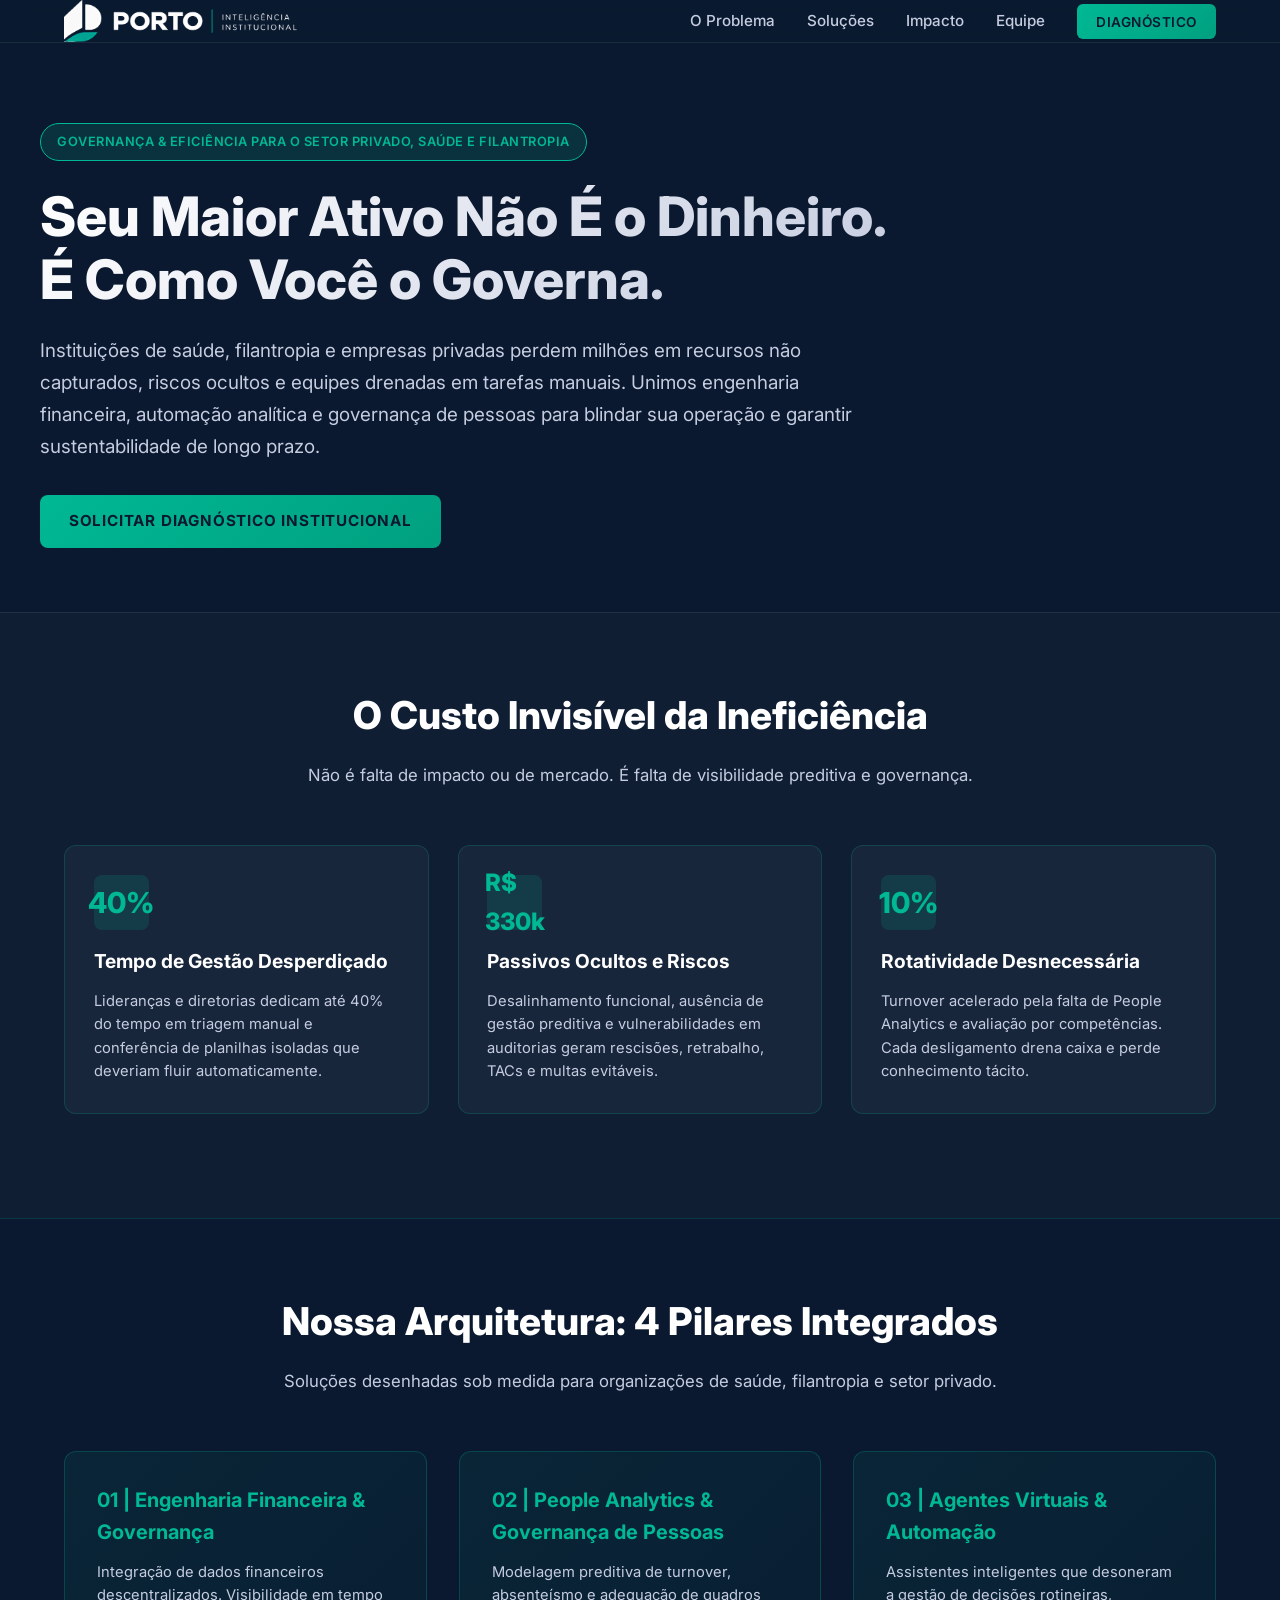
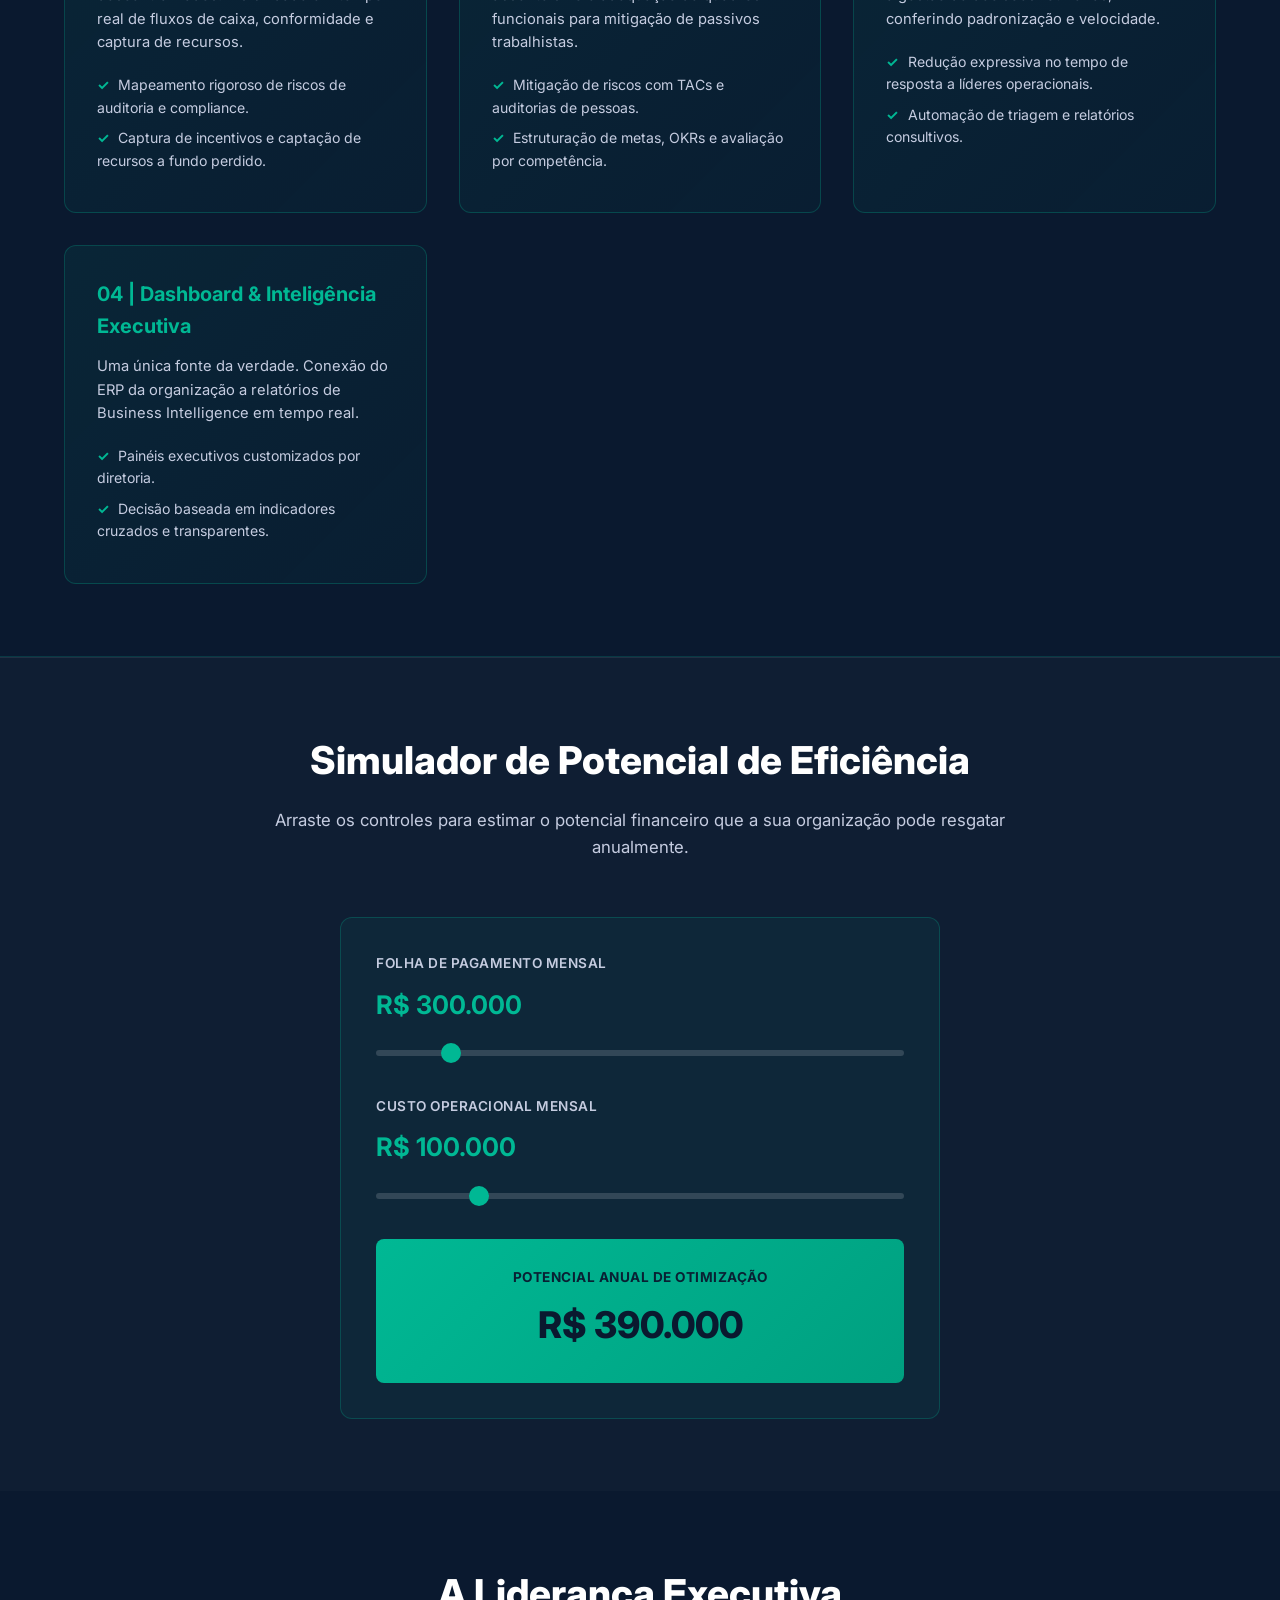
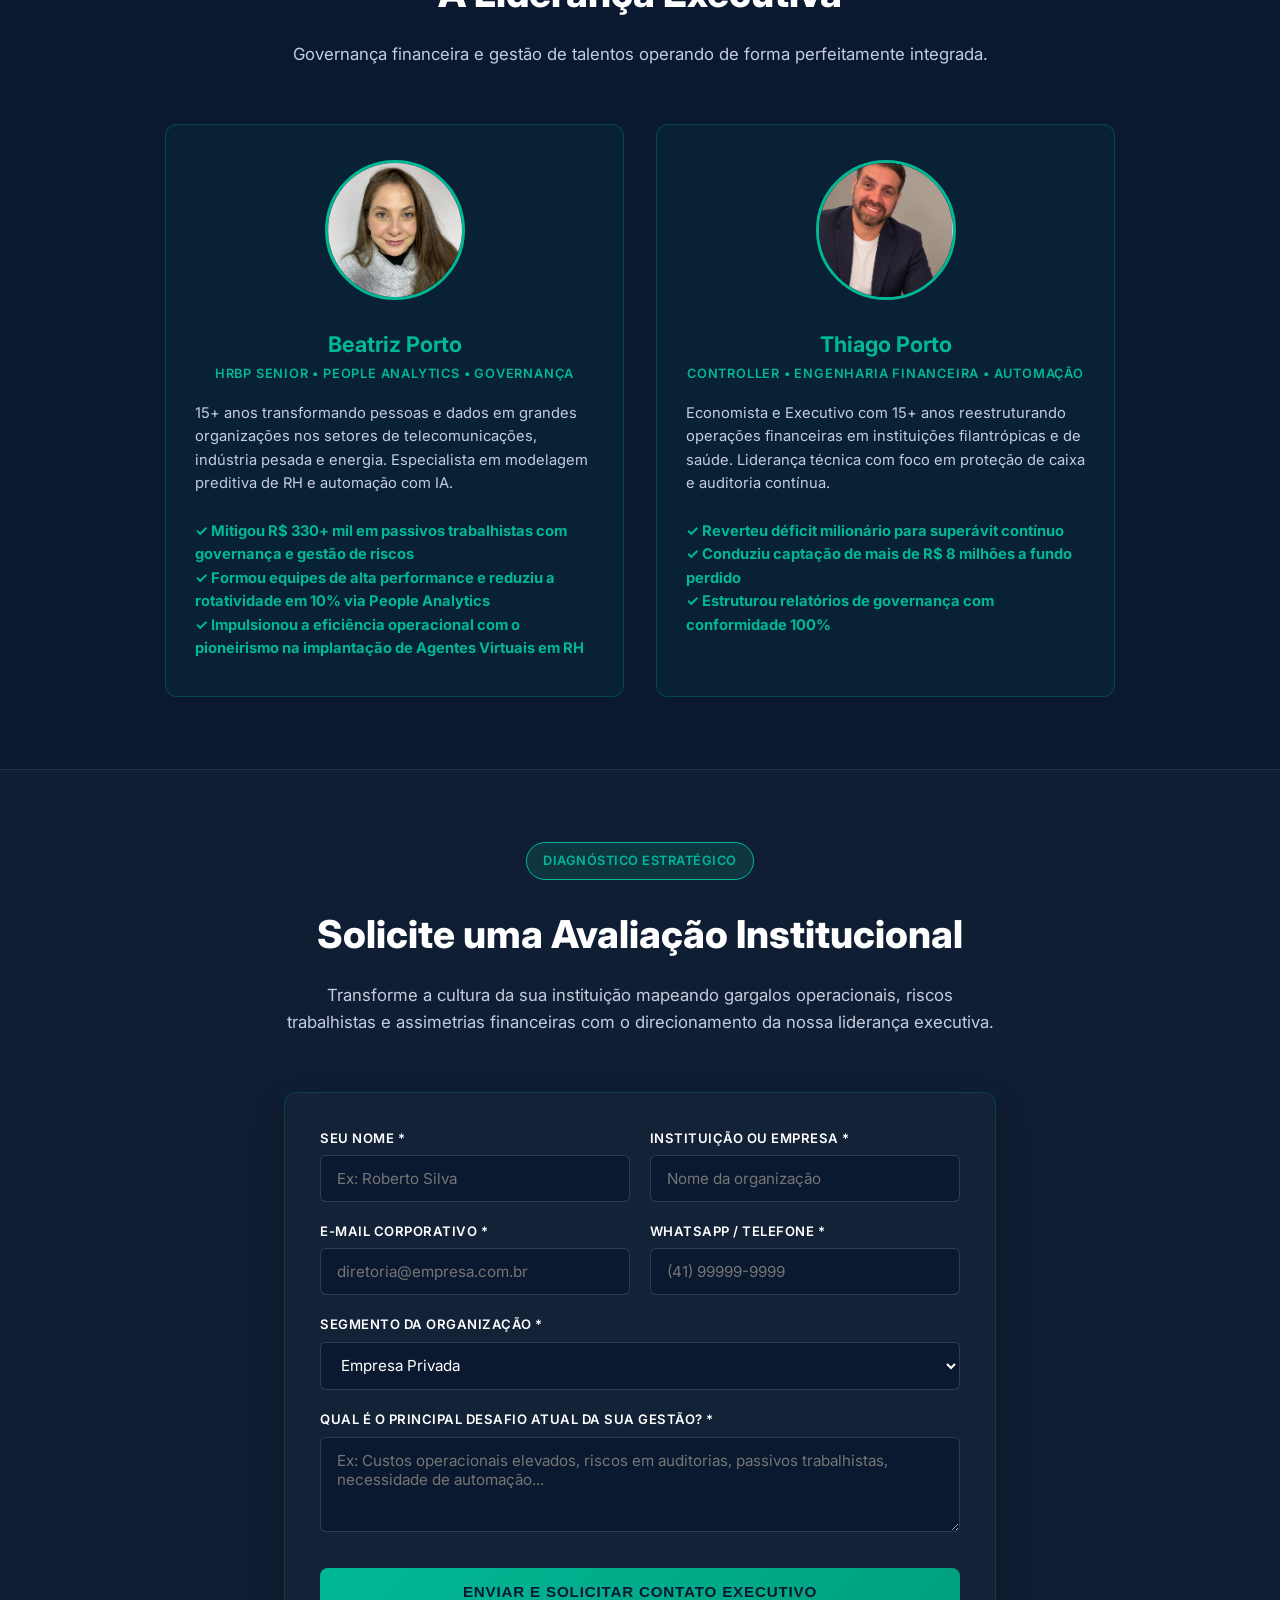
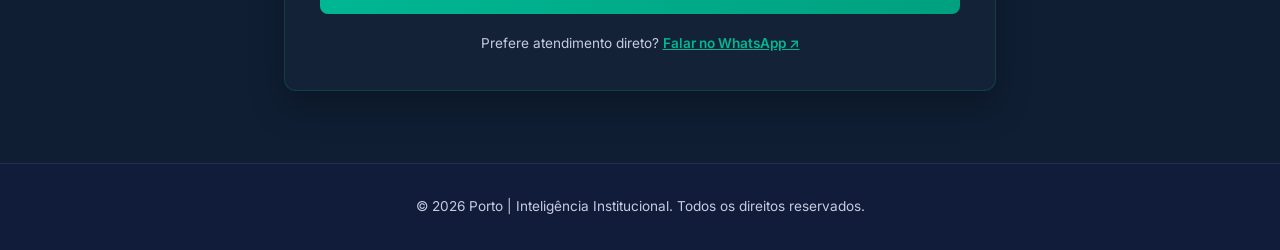
<file: index.html>
﻿<!DOCTYPE html>
<html lang="pt-BR">
<head>
    <meta charset="UTF-8">
    <meta name="viewport" content="width=device-width, initial-scale=1.0">
    <meta name="description" content="Porto | Inteligência Institucional. Engenharia financeira, governança e People Analytics para o setor privado, saúde e filantropia.">
    <title>Porto | Inteligência Institucional</title>
    <link rel="preconnect" href="https://fonts.googleapis.com">
    <link rel="preconnect" href="https://fonts.gstatic.com" crossorigin>
    <link href="https://fonts.googleapis.com/css2?family=Inter:wght@300;400;500;600;700;800&display=swap" rel="stylesheet">
    
    <style>
        :root {
            --brand-primary: #00B894;
            --brand-dark: #0A192F;
            --brand-slate: #8892B0;
            --brand-light: #F5F7FA;
            --status-success: #26D07C;
            --text-primary: #FFFFFF;
            --text-secondary: #C5CCE0;
            --bg-primary: #0A192F;
            --bg-secondary: #111C3B;
        }

        * {
            margin: 0;
            padding: 0;
            box-sizing: border-box;
        }

        html {
            scroll-behavior: smooth;
        }

        body {
            font-family: 'Inter', -apple-system, BlinkMacSystemFont, 'Segoe UI', sans-serif;
            background-color: var(--bg-primary);
            color: var(--text-primary);
            line-height: 1.6;
            overflow-x: hidden;
            width: 100%;
        }

        .container {
            max-width: 1200px;
            margin: 0 auto;
            padding: 0 1.5rem;
        }

        /* HEADER & NAVEGAÇÃO */
        header {
            background-color: rgba(10, 25, 47, 0.96);
            border-bottom: 1px solid rgba(255, 255, 255, 0.08);
            position: sticky;
            top: 0;
            z-index: 1000;
            backdrop-filter: blur(10px);
        }

        header nav {
            display: flex;
            justify-content: space-between;
            align-items: center;
            padding: 1.2rem 0;
            position: relative;
        }

        .logo-link {
            display: flex;
            align-items: center;
            gap: 8px;
            text-decoration: none;
            z-index: 1001;
        }

        .logo-link .nome {
            font-size: 1.5rem;
            font-weight: 800;
            color: var(--text-primary);
            letter-spacing: -0.5px;
        }

        .logo-link .divider {
            color: var(--brand-primary);
            font-size: 1.6rem;
            font-weight: 300;
        }

        .logo-link .subtext {
            font-size: 0.7rem;
            font-weight: 500;
            color: var(--brand-slate);
            letter-spacing: 1.5px;
            text-transform: uppercase;
            line-height: 1.1;
        }

                .logo-img {
            height: 42px;
            width: auto;
            max-width: 260px;
            object-fit: contain;
            display: block;
            transition: transform 0.3s ease;
        }

        .logo-img:hover {
            transform: scale(1.02);
        }

        /* Menu Hamburguer (Mobile) */
        .menu-toggle {
            display: none;
            flex-direction: column;
            gap: 5px;
            cursor: pointer;
            background: none;
            border: none;
            padding: 5px;
            z-index: 1001;
        }

        .menu-toggle span {
            width: 25px;
            height: 3px;
            background-color: var(--brand-primary);
            border-radius: 2px;
            transition: all 0.3s ease;
        }

        header ul {
            display: flex;
            list-style: none;
            gap: 2rem;
            align-items: center;
        }

        header a {
            color: var(--text-secondary);
            text-decoration: none;
            font-weight: 500;
            font-size: 0.95rem;
            transition: color 0.3s ease;
        }

        header a:hover {
            color: var(--brand-primary);
        }

        .btn-nav {
            background: linear-gradient(135deg, var(--brand-primary) 0%, #00A080 100%);
            color: var(--bg-primary) !important;
            padding: 0.6rem 1.2rem;
            border-radius: 6px;
            font-weight: 600;
            text-transform: uppercase;
            letter-spacing: 0.5px;
            font-size: 0.85rem;
            transition: all 0.3s ease;
            white-space: nowrap;
        }

        /* HERO SECTION */
        .hero {
            padding: 5rem 0 4rem 0;
            text-align: left;
        }

        .hero-content {
            max-width: 850px;
        }

        .badge {
            display: inline-block;
            background: rgba(0, 184, 148, 0.15);
            border: 1px solid var(--brand-primary);
            color: var(--brand-primary);
            padding: 0.5rem 1rem;
            border-radius: 20px;
            font-size: 0.8rem;
            font-weight: 600;
            letter-spacing: 0.5px;
            text-transform: uppercase;
            margin-bottom: 1.5rem;
        }

        .hero h1 {
            font-size: clamp(2.1rem, 5vw, 3.4rem);
            font-weight: 800;
            line-height: 1.15;
            margin-bottom: 1.5rem;
            background: linear-gradient(135deg, #FFFFFF 0%, #C5CCE0 100%);
            -webkit-background-clip: text;
            -webkit-text-fill-color: transparent;
            background-clip: text;
        }

        .hero p {
            font-size: clamp(1rem, 2.5vw, 1.18rem);
            line-height: 1.7;
            color: var(--text-secondary);
            margin-bottom: 2rem;
        }

        .hero-actions {
            display: flex;
            gap: 1rem;
            flex-wrap: wrap;
        }

        .btn-primary {
            background: linear-gradient(135deg, var(--brand-primary) 0%, #00A080 100%);
            color: var(--bg-primary);
            padding: 0.9rem 1.8rem;
            border-radius: 8px;
            border: none;
            font-weight: 700;
            font-size: 0.95rem;
            text-transform: uppercase;
            letter-spacing: 0.8px;
            cursor: pointer;
            transition: all 0.3s ease;
            text-decoration: none;
            display: inline-flex;
            align-items: center;
            justify-content: center;
            text-align: center;
        }

        .btn-primary:hover {
            transform: translateY(-2px);
            box-shadow: 0 12px 30px rgba(0, 184, 148, 0.3);
        }

        /* SEÇÕES & GRIDS */
        section {
            padding: 4.5rem 0;
        }

        .section-light {
            background: rgba(255, 255, 255, 0.02);
            border-top: 1px solid rgba(255, 255, 255, 0.08);
        }

        .section-dark {
            background: var(--bg-primary);
        }

        .section-dark-divider {
            border-top: 1px solid rgba(0, 184, 148, 0.2);
            border-bottom: 1px solid rgba(0, 184, 148, 0.2);
        }

        .section-header {
            text-align: center;
            margin-bottom: 3.5rem;
            max-width: 750px;
            margin-left: auto;
            margin-right: auto;
        }

        .section-header h2 {
            font-size: clamp(1.8rem, 4vw, 2.4rem);
            font-weight: 800;
            margin-bottom: 1rem;
            color: var(--text-primary);
        }

        .section-header p {
            font-size: 1.05rem;
            color: var(--text-secondary);
            line-height: 1.6;
        }

        .grid-3 {
            display: grid;
            grid-template-columns: repeat(auto-fit, minmax(280px, 1fr));
            gap: 1.8rem;
            margin-bottom: 2rem;
        }

        .grid-2 {
            display: grid;
            grid-template-columns: repeat(auto-fit, minmax(300px, 1fr));
            gap: 2rem;
        }

        /* CARDS */
        .card-risco {
            background: rgba(255, 255, 255, 0.04);
            border: 1px solid rgba(0, 184, 148, 0.2);
            border-radius: 12px;
            padding: 1.8rem;
            transition: all 0.3s ease;
        }

        .card-risco:hover {
            border-color: var(--brand-primary);
            transform: translateY(-3px);
        }

        .icon-box {
            font-size: 1.8rem;
            font-weight: 800;
            color: var(--brand-primary);
            margin-bottom: 1rem;
            background: rgba(0, 184, 148, 0.15);
            width: 55px;
            height: 55px;
            display: flex;
            align-items: center;
            justify-content: center;
            border-radius: 8px;
        }

        .card-risco h3 {
            font-size: 1.2rem;
            font-weight: 700;
            margin-bottom: 0.8rem;
            color: var(--text-primary);
        }

        .card-risco p {
            font-size: 0.92rem;
            color: var(--text-secondary);
            line-height: 1.6;
        }

        .card-solucao {
            background: linear-gradient(135deg, rgba(0, 184, 148, 0.08) 0%, rgba(0, 184, 148, 0.03) 100%);
            border: 1px solid rgba(0, 184, 148, 0.25);
            border-radius: 12px;
            padding: 2rem;
            transition: all 0.3s ease;
        }

        .card-solucao h3 {
            font-size: 1.25rem;
            font-weight: 700;
            margin-bottom: 0.8rem;
            color: var(--brand-primary);
        }

        .card-solucao p {
            font-size: 0.92rem;
            color: var(--text-secondary);
            line-height: 1.6;
            margin-bottom: 1.2rem;
        }

        .check-list {
            list-style: none;
        }

        .check-list li {
            font-size: 0.88rem;
            margin-bottom: 0.5rem;
            color: var(--text-secondary);
        }

        .check-list li::before {
            content: "✓ ";
            color: var(--brand-primary);
            font-weight: 700;
            margin-right: 0.4rem;
        }

        /* CALCULADORA */
        .calc-container {
            background: rgba(0, 184, 148, 0.06);
            border: 1px solid rgba(0, 184, 148, 0.25);
            border-radius: 12px;
            padding: 2.2rem;
            max-width: 600px;
            margin: 0 auto;
        }

        .calc-field {
            margin-bottom: 2rem;
        }

        .calc-label {
            font-size: 0.85rem;
            font-weight: 600;
            color: var(--text-secondary);
            margin-bottom: 0.6rem;
            display: block;
            text-transform: uppercase;
            letter-spacing: 0.5px;
        }

        .calc-value {
            font-size: 1.6rem;
            font-weight: 700;
            color: var(--brand-primary);
            margin-bottom: 0.8rem;
        }

        input[type="range"] {
            width: 100%;
            height: 6px;
            border-radius: 3px;
            background: rgba(255, 255, 255, 0.15);
            outline: none;
            -webkit-appearance: none;
        }

        input[type="range"]::-webkit-slider-thumb {
            -webkit-appearance: none;
            appearance: none;
            width: 20px;
            height: 20px;
            border-radius: 50%;
            background: var(--brand-primary);
            cursor: pointer;
        }

        .calc-total {
            background: linear-gradient(135deg, var(--brand-primary) 0%, #00A080 100%);
            color: var(--bg-primary);
            padding: 1.8rem;
            border-radius: 8px;
            text-align: center;
            margin-top: 1.5rem;
        }

        .calc-total-label {
            font-size: 0.85rem;
            font-weight: 700;
            text-transform: uppercase;
            letter-spacing: 0.5px;
            opacity: 0.95;
            margin-bottom: 0.4rem;
        }

        .calc-total-value {
            font-size: clamp(1.8rem, 4vw, 2.3rem);
            font-weight: 800;
        }

        /* CARDS AUTORIDADE */
        .card-autoridade {
            background: rgba(0, 184, 148, 0.05);
            border: 1px solid rgba(0, 184, 148, 0.25);
            border-radius: 12px;
            padding: 2.2rem 1.8rem;
            text-align: center;
            width: 100%;
        }

        .card-autoridade img {
            width: 140px;
            height: 140px;
            border-radius: 50%;
            border: 3px solid var(--brand-primary);
            object-fit: cover;
            margin-bottom: 1.2rem;
            display: inline-block;
        }

        .card-autoridade h3 {
            font-size: 1.35rem;
            color: var(--brand-primary);
            margin-bottom: 0.3rem;
        }

        .card-autoridade .titulo {
            color: var(--brand-primary);
            font-weight: 600;
            font-size: 0.8rem;
            text-transform: uppercase;
            letter-spacing: 0.8px;
            margin-bottom: 1.2rem;
            line-height: 1.3;
        }

        .card-autoridade p {
            text-align: left;
            font-size: 0.92rem;
            line-height: 1.6;
            color: var(--text-secondary);
        }

        /* FORMULÁRIO */
        form {
            background: rgba(255, 255, 255, 0.02);
            border: 1px solid rgba(0, 184, 148, 0.2);
            border-radius: 12px;
            padding: 2.2rem;
            box-shadow: 0 15px 35px rgba(0,0,0,0.25);
        }

        .form-grid {
            display: grid;
            grid-template-columns: 1fr 1fr;
            gap: 1.2rem;
            margin-bottom: 1.2rem;
        }

        label {
            display: block;
            color: var(--text-primary);
            font-size: 0.82rem;
            margin-bottom: 0.4rem;
            font-weight: 600;
            text-transform: uppercase;
            letter-spacing: 0.5px;
        }

        input[type="text"],
        input[type="email"],
        input[type="tel"],
        select,
        textarea {
            width: 100%;
            padding: 0.8rem 1rem;
            border-radius: 6px;
            border: 1px solid rgba(255, 255, 255, 0.15);
            background: #0A192F;
            color: var(--text-primary);
            font-size: 0.95rem;
            font-family: inherit;
        }

        input:focus, select:focus, textarea:focus {
            border-color: var(--brand-primary);
            outline: none;
            box-shadow: 0 0 0 2px rgba(0, 184, 148, 0.2);
        }

        select option {
            background: #0A192F;
            color: #FFF;
        }

        textarea {
            resize: vertical;
            min-height: 95px;
        }

        /* FOOTER */
        footer {
            background: var(--bg-secondary);
            border-top: 1px solid rgba(255, 255, 255, 0.08);
            padding: 2rem 0;
            text-align: center;
            color: var(--text-secondary);
            font-size: 0.85rem;
        }

        /* REGRAS RESPONSIVAS (MOBILE & TABLET) */
        @media (max-width: 900px) {
            .grid-2 {
                grid-template-columns: 1fr;
            }
        }

        @media (max-width: 768px) {
            .menu-toggle {
                display: flex;
            }

            header ul {
                display: none;
                flex-direction: column;
                position: absolute;
                top: 100%;
                left: 0;
                width: 100%;
                background-color: #0A192F;
                border-bottom: 1px solid rgba(0, 184, 148, 0.3);
                padding: 1.5rem;
                gap: 1.2rem;
                box-shadow: 0 10px 20px rgba(0,0,0,0.5);
            }

            header ul.active {
                display: flex;
            }

            .hero {
                padding: 3.5rem 0 2.5rem 0;
            }

            .hero-actions .btn-primary {
                width: 100%;
            }

            .form-grid {
                grid-template-columns: 1fr;
                gap: 1rem;
            }

            form {
                padding: 1.5rem 1.2rem;
            }

            .calc-container {
                padding: 1.5rem 1.2rem;
            }

            .card-autoridade {
                padding: 1.8rem 1.2rem;
            }

            .container {
                padding: 0 1.2rem;
            }
        }
    </style>
</head>
<body>
    <header>
        <nav class="container">
            <a href="#" class="logo-link">
                <img src="logosite.png?v=2" alt="Porto | Inteligência Institucional" class="logo-img">
            </a>

            <button class="menu-toggle" id="mobile-menu" aria-label="Abrir Menu">
                <span></span>
                <span></span>
                <span></span>
            </button>

            <ul id="nav-list">
                <li><a href="#problema">O Problema</a></li>
                <li><a href="#solucoes">Soluções</a></li>
                <li><a href="#impacto">Impacto</a></li>
                <li><a href="#equipe">Equipe</a></li>
                <li><a href="#contato" class="btn-nav">Diagnóstico</a></li>
            </ul>
        </nav>
    </header>

    <main>
        <!-- HERO SECTION -->
        <div class="hero container">
            <div class="hero-content">
                <span class="badge">Governança & Eficiência para o Setor Privado, Saúde e Filantropia</span>
                <h1>Seu Maior Ativo Não É o Dinheiro.<br>É Como Você o Governa.</h1>
                <p>Instituições de saúde, filantropia e empresas privadas perdem milhões em recursos não capturados, riscos ocultos e equipes drenadas em tarefas manuais. Unimos engenharia financeira, automação analítica e governança de pessoas para blindar sua operação e garantir sustentabilidade de longo prazo.</p>
                <div class="hero-actions">
                    <a href="#contato" class="btn-primary">Solicitar Diagnóstico Institucional</a>
                </div>
            </div>
        </div>

        <!-- SEÇÃO 1: O PROBLEMA -->
        <section id="problema" class="section-light">
            <div class="container">
                <div class="section-header">
                    <h2>O Custo Invisível da Ineficiência</h2>
                    <p>Não é falta de impacto ou de mercado. É falta de visibilidade preditiva e governança.</p>
                </div>
                
                <div class="grid-3">
                    <div class="card-risco">
                        <div class="icon-box">40%</div>
                        <h3>Tempo de Gestão Desperdiçado</h3>
                        <p>Lideranças e diretorias dedicam até 40% do tempo em triagem manual e conferência de planilhas isoladas que deveriam fluir automaticamente.</p>
                    </div>
                    <div class="card-risco">
                        <div class="icon-box" style="font-size: 1.5rem;">R$ 330k</div>
                        <h3>Passivos Ocultos e Riscos</h3>
                        <p>Desalinhamento funcional, ausência de gestão preditiva e vulnerabilidades em auditorias geram rescisões, retrabalho, TACs e multas evitáveis.</p>
                    </div>
                    <div class="card-risco">
                        <div class="icon-box">10%</div>
                        <h3>Rotatividade Desnecessária</h3>
                        <p>Turnover acelerado pela falta de People Analytics e avaliação por competências. Cada desligamento drena caixa e perde conhecimento tácito.</p>
                    </div>
                </div>
            </div>
        </section>

        <!-- SEÇÃO 2: SOLUÇÕES -->
        <section id="solucoes" class="section-dark section-dark-divider">
            <div class="container">
                <div class="section-header">
                    <h2>Nossa Arquitetura: 4 Pilares Integrados</h2>
                    <p>Soluções desenhadas sob medida para organizações de saúde, filantropia e setor privado.</p>
                </div>

                <div class="grid-2">
                    <div class="card-solucao">
                        <h3>01 | Engenharia Financeira & Governança</h3>
                        <p>Integração de dados financeiros descentralizados. Visibilidade em tempo real de fluxos de caixa, conformidade e captura de recursos.</p>
                        <ul class="check-list">
                            <li>Mapeamento rigoroso de riscos de auditoria e compliance.</li>
                            <li>Captura de incentivos e captação de recursos a fundo perdido.</li>
                        </ul>
                    </div>

                    <div class="card-solucao">
                        <h3>02 | People Analytics & Governança de Pessoas</h3>
                        <p>Modelagem preditiva de turnover, absenteísmo e adequação de quadros funcionais para mitigação de passivos trabalhistas.</p>
                        <ul class="check-list">
                            <li>Mitigação de riscos com TACs e auditorias de pessoas.</li>
                            <li>Estruturação de metas, OKRs e avaliação por competência.</li>
                        </ul>
                    </div>

                    <div class="card-solucao">
                        <h3>03 | Agentes Virtuais & Automação</h3>
                        <p>Assistentes inteligentes que desoneram a gestão de decisões rotineiras, conferindo padronização e velocidade.</p>
                        <ul class="check-list">
                            <li>Redução expressiva no tempo de resposta a líderes operacionais.</li>
                            <li>Automação de triagem e relatórios consultivos.</li>
                        </ul>
                    </div>

                    <div class="card-solucao">
                        <h3>04 | Dashboard & Inteligência Executiva</h3>
                        <p>Uma única fonte da verdade. Conexão do ERP da organização a relatórios de Business Intelligence em tempo real.</p>
                        <ul class="check-list">
                            <li>Painéis executivos customizados por diretoria.</li>
                            <li>Decisão baseada em indicadores cruzados e transparentes.</li>
                        </ul>
                    </div>
                </div>
            </div>
        </section>

        <!-- SEÇÃO 3: CALCULADORA -->
        <section id="impacto" class="section-light">
            <div class="container">
                <div class="section-header">
                    <h2>Simulador de Potencial de Eficiência</h2>
                    <p>Arraste os controles para estimar o potencial financeiro que a sua organização pode resgatar anualmente.</p>
                </div>

                <div class="calc-container">
                    <div class="calc-field">
                        <label class="calc-label">Folha de Pagamento Mensal</label>
                        <div class="calc-value" id="display-folha">R$ 300.000</div>
                        <input type="range" id="range-folha" min="50000" max="2000000" step="50000" value="300000">
                    </div>

                    <div class="calc-field">
                        <label class="calc-label">Custo Operacional Mensal</label>
                        <div class="calc-value" id="display-operacao">R$ 100.000</div>
                        <input type="range" id="range-operacao" min="10000" max="500000" step="10000" value="100000">
                    </div>

                    <div class="calc-total">
                        <div class="calc-total-label">Potencial Anual de Otimização</div>
                        <div class="calc-total-value" id="calc-total">R$ 234.000</div>
                    </div>
                </div>
            </div>
        </section>

        <!-- SEÇÃO 4: LIDERANÇA EXECUTIVA -->
        <section id="equipe" class="section-dark">
            <div class="container">
                <div class="section-header">
                    <h2>A Liderança Executiva</h2>
                    <p>Governança financeira e gestão de talentos operando de forma perfeitamente integrada.</p>
                </div>

                <div class="grid-2" style="max-width: 950px; margin: 0 auto;">
                    <div class="card-autoridade">
                        <img src="FotoBeatriz.jpg" alt="Beatriz Porto">
                        <h3>Beatriz Porto</h3>
                        <div class="titulo">HRBP Senior • People Analytics • Governança</div>
                        <p>
                            15+ anos transformando pessoas e dados em grandes organizações nos setores de telecomunicações, indústria pesada e energia. Especialista em modelagem preditiva de RH e automação com IA.<br><br>
                            <strong style="color: var(--brand-primary);">✓ Mitigou R$ 330+ mil em passivos trabalhistas com governança e gestão de riscos</strong><br>
                            <strong style="color: var(--brand-primary);">✓ Formou equipes de alta performance e reduziu a rotatividade em 10% via People Analytics</strong><br>
                            <strong style="color: var(--brand-primary);">✓ Impulsionou a eficiência operacional com o pioneirismo na implantação de Agentes Virtuais em RH</strong>
                        </p>
                    </div>

                    <div class="card-autoridade">
                        <img src="LinkedinPhoto.jpg" alt="Thiago Porto">
                        <h3>Thiago Porto</h3>
                        <div class="titulo">Controller • Engenharia Financeira • Automação</div>
                        <p>
                            Economista e Executivo com 15+ anos reestruturando operações financeiras em instituições filantrópicas e de saúde. Liderança técnica com foco em proteção de caixa e auditoria contínua.<br><br>
                            <strong style="color: var(--brand-primary);">✓ Reverteu déficit milionário para superávit contínuo</strong><br>
                            <strong style="color: var(--brand-primary);">✓ Conduziu captação de mais de R$ 8 milhões a fundo perdido</strong><br>
                            <strong style="color: var(--brand-primary);">✓ Estruturou relatórios de governança com conformidade 100%</strong>
                        </p>
                    </div>
                </div>
            </div>
        </section>

        <!-- SEÇÃO 5: FORMULÁRIO -->
        <section id="contato" class="section-light">
            <div class="container" style="max-width: 760px;">
                <div class="section-header">
                    <span class="badge">Diagnóstico Estratégico</span>
                    <h2>Solicite uma Avaliação Institucional</h2>
                    <p>Transforme a cultura da sua instituição mapeando gargalos operacionais, riscos trabalhistas e assimetrias financeiras com o direcionamento da nossa liderança executiva.</p>
                </div>

                <form action="https://formspree.io/f/xaeeoawn" method="POST">
                    <div class="form-grid">
                        <div>
                            <label>Seu Nome *</label>
                            <input type="text" name="Nome" required placeholder="Ex: Roberto Silva">
                        </div>
                        <div>
                            <label>Instituição ou Empresa *</label>
                            <input type="text" name="Organizacao" required placeholder="Nome da organização">
                        </div>
                    </div>

                    <div class="form-grid">
                        <div>
                            <label>E-mail Corporativo *</label>
                            <input type="email" name="Email" required placeholder="diretoria@empresa.com.br">
                        </div>
                        <div>
                            <label>WhatsApp / Telefone *</label>
                            <input type="tel" name="Telefone" required placeholder="(41) 99999-9999">
                        </div>
                    </div>

                    <div style="margin-bottom: 1.2rem;">
                        <label>Segmento da Organização *</label>
                        <select name="Segmento" required>
                            <option value="Empresa Privada">Empresa Privada</option>
                            <option value="Saúde (Hospital / Clínica)">Saúde (Hospital / Clínica)</option>
                            <option value="Filantropia / Terceiro Setor">Filantropia / OSC / Terceiro Setor</option>
                            <option value="Outro">Outro segmento</option>
                        </select>
                    </div>

                    <div style="margin-bottom: 1.8rem;">
                        <label>Qual é o principal desafio atual da sua gestão? *</label>
                        <textarea name="Desafio" required placeholder="Ex: Custos operacionais elevados, riscos em auditorias, passivos trabalhistas, necessidade de automação..."></textarea>
                    </div>

                    <button type="submit" class="btn-primary" style="width: 100%;">
                        Enviar e Solicitar Contato Executivo
                    </button>
                    
                    <div style="text-align: center; margin-top: 1.2rem;">
                        <p style="font-size: 0.85rem; color: var(--text-secondary);">Prefere atendimento direto? <a href="https://wa.me/5541992452780?text=Ol%C3%A1%20Thiago,%20gostaria%20de%20iniciar%20um%20diagn%C3%B3stico%20estrat%C3%A9gico." target="_blank" rel="noopener noreferrer" style="color: var(--brand-primary); text-decoration: underline; font-weight: 600;">Falar no WhatsApp ↗</a></p>
                    </div>
                </form>
            </div>
        </section>
    </main>

    <footer>
        <div class="container">
            <p>&copy; 2026 Porto | Inteligência Institucional. Todos os direitos reservados.</p>
        </div>
    </footer>

    <!-- SCRIPT DE INTERAÇÕES E RESPONSIVIDADE -->
    <script>
        // Menu Mobile Toggle
        const menuBtn = document.getElementById('mobile-menu');
        const navList = document.getElementById('nav-list');
        menuBtn.addEventListener('click', () => {
            navList.classList.toggle('active');
        });

        // Fecha o menu ao clicar num item (mobile)
        document.querySelectorAll('#nav-list a').forEach(item => {
            item.addEventListener('click', () => {
                navList.classList.remove('active');
            });
        });

        // Motor Matemático da Calculadora
        const formatarMoeda = (valor) =>
            new Intl.NumberFormat('pt-BR', { style: 'currency', currency: 'BRL', maximumFractionDigits: 0 }).format(valor);

        const rangeFolha = document.getElementById('range-folha');
        const rangeOperacao = document.getElementById('range-operacao');
        const displayFolha = document.getElementById('display-folha');
        const displayOperacao = document.getElementById('display-operacao');
        const calcTotal = document.getElementById('calc-total');

        const calcularImpacto = () => {
            const folha = Number(rangeFolha.value);
            const operacao = Number(rangeOperacao.value);

            displayFolha.textContent = formatarMoeda(folha);
            displayOperacao.textContent = formatarMoeda(operacao);

            const economiaFolha = (folha * 0.05 * 12);
            const economiaOperacao = (operacao * 0.175 * 12);

            calcTotal.textContent = formatarMoeda(economiaFolha + economiaOperacao);
        };

        rangeFolha.addEventListener('input', calcularImpacto);
        rangeOperacao.addEventListener('input', calcularImpacto);
        calcularImpacto();
    </script>
</body>
</html>
</file>
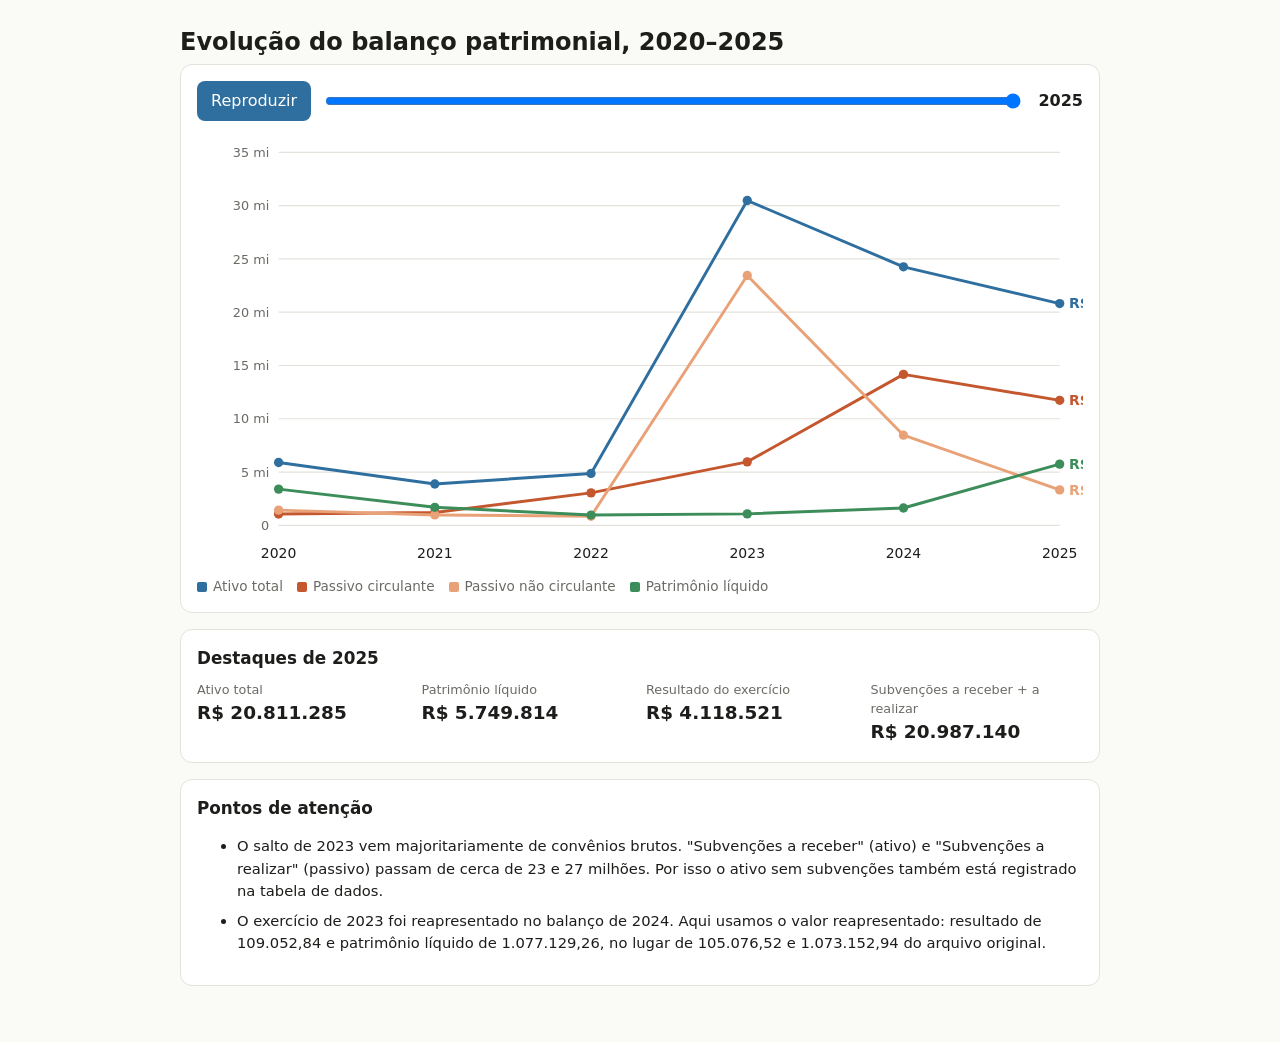
<file: evolucao_balanco_2020_2025.html>
<!DOCTYPE html>
<html lang="pt-BR">
<head>
<meta charset="UTF-8">
<meta name="viewport" content="width=device-width, initial-scale=1, viewport-fit=cover">
<title>Evolução do balanço patrimonial, 2020–2025</title>
<style>
:root{--bg:#fafaf7;--fg:#1d1d1b;--mut:#6b6b65;--card:#ffffff;--line:#e4e2da;--ta:#2f6f9f;--pc:#c4572e;--pnc:#e9a277;--pl:#3c8d5a;}
@media (prefers-color-scheme: dark){:root:not([data-theme="light"]){--bg:#161614;--fg:#f0efe9;--mut:#9a9890;--card:#1f1f1c;--line:#34332f;--ta:#5a9bcf;--pc:#e0744e;--pnc:#c98a5f;--pl:#5fb27a;}}
:root[data-theme="dark"]{--bg:#161614;--fg:#f0efe9;--mut:#9a9890;--card:#1f1f1c;--line:#34332f;--ta:#5a9bcf;--pc:#e0744e;--pnc:#c98a5f;--pl:#5fb27a;}
*{box-sizing:border-box}
body{margin:0;background:var(--bg);color:var(--fg);font-family:system-ui,-apple-system,"Segoe UI",Roboto,sans-serif;padding:env(safe-area-inset-top,0px) 16px env(safe-area-inset-bottom,0px);line-height:1.5}
main{max-width:920px;margin:0 auto;padding:24px 0 40px}
h1{font-size:1.5rem;margin:0 0 4px}
.sub{color:var(--mut);margin:0 0 20px;font-size:.95rem}
.card{background:var(--card);border:1px solid var(--line);border-radius:12px;padding:16px;margin-bottom:16px}
.controls{display:flex;gap:12px;align-items:center;flex-wrap:wrap;margin-bottom:8px}
button{font:inherit;background:var(--ta);color:#fff;border:0;border-radius:8px;padding:8px 14px;cursor:pointer}
button:disabled{opacity:.5;cursor:default}
input[type=range]{flex:1;min-width:180px}
#yearLabel{font-weight:600;min-width:48px;text-align:right;font-variant-numeric:tabular-nums}
.legend{display:flex;gap:14px;flex-wrap:wrap;font-size:.85rem;color:var(--mut);margin:4px 0 0}
.legend span::before{content:"";display:inline-block;width:10px;height:10px;border-radius:2px;margin-right:6px;vertical-align:middle;background:var(--c)}
svg{width:100%;height:auto;display:block}
.cards{display:grid;grid-template-columns:repeat(auto-fit,minmax(200px,1fr));gap:12px}
.kpi small{color:var(--mut);display:block;font-size:.8rem}
.kpi strong{font-size:1.15rem;font-variant-numeric:tabular-nums}
.notes{font-size:.92rem;color:var(--fg)}
.notes li{margin-bottom:8px}
h2{font-size:1.05rem;margin:0 0 8px}
</style>
</head>
<body>
<main>
  <h1>Evolução do balanço patrimonial, 2020–2025</h1>

  <section class="card">
    <div class="controls">
      <button id="play" type="button">Reproduzir</button>
      <input id="slider" type="range" min="0" max="5" step="1" value="5" aria-label="Escolher ano">
      <span id="yearLabel">2025</span>
    </div>
    <svg id="chart" viewBox="0 0 760 380" role="img" aria-label="Gráfico de linhas da evolução por ano"></svg>
    <div class="legend">
      <span style="--c:var(--ta)">Ativo total</span>
      <span style="--c:var(--pc)">Passivo circulante</span>
      <span style="--c:var(--pnc)">Passivo não circulante</span>
      <span style="--c:var(--pl)">Patrimônio líquido</span>
    </div>
  </section>

  <section class="card">
    <h2 id="kpiTitle">Destaques de 2025</h2>
    <div class="cards">
      <div class="kpi"><small>Ativo total</small><strong id="k1">—</strong></div>
      <div class="kpi"><small>Patrimônio líquido</small><strong id="k2">—</strong></div>
      <div class="kpi"><small>Resultado do exercício</small><strong id="k3">—</strong></div>
      <div class="kpi"><small>Subvenções a receber + a realizar</small><strong id="k4">—</strong></div>
    </div>
  </section>

  <section class="card">
    <h2>Pontos de atenção</h2>
    <ul class="notes">
      <li>O salto de 2023 vem majoritariamente de convênios brutos. "Subvenções a receber" (ativo) e "Subvenções a realizar" (passivo) passam de cerca de 23 e 27 milhões. Por isso o ativo sem subvenções também está registrado na tabela de dados.</li>
      <li>O exercício de 2023 foi reapresentado no balanço de 2024. Aqui usamos o valor reapresentado: resultado de 109.052,84 e patrimônio líquido de 1.077.129,26, no lugar de 105.076,52 e 1.073.152,94 do arquivo original.</li>
    </ul>
  </section>
</main>

<script>
const years = [2020, 2021, 2022, 2023, 2024, 2025];
const D = {
  2020: {ac:4228436.94, anc:1668921.69, pc:1067551.64, pnc:1426887.08, pl:3402919.91, res:0,          sr:0,        sa:0},
  2021: {ac:2035508.25, anc:1843075.24, pc:1203320.57, pnc:980086.32,  pl:1695176.60, res:-1707743.31, sr:0,        sa:763452.80},
  2022: {ac:2529986.84, anc:2342588.08, pc:3050311.34, pnc:854187.16,  pl:968076.42,  res:-727100.18,  sr:0,        sa:2081778.39},
  2023: {ac:7006129.46, anc:23470932.10,pc:5960648.90, pnc:23439283.40,pl:1077129.26, res:109052.84,   sr:22763002.49, sa:26924430.51},
  2024: {ac:12862279.07,anc:11397177.73,pc:14166092.98,pnc:8462070.47, pl:1631293.35, res:554164.09,   sr:14779678.93, sa:20747540.13},
  2025: {ac:13700778.98,anc:7110506.16, pc:11732007.30,pnc:3329463.88, pl:5749813.96, res:4118520.61,  sr:7755643.49,  sa:13231496.59}
};
const series = [
  {k:'ta',  label:'Ativo total',            color:'var(--ta)',  get:d=>d.ac+d.anc},
  {k:'pc',  label:'Passivo circulante',     color:'var(--pc)',  get:d=>d.pc},
  {k:'pnc', label:'Passivo não circulante', color:'var(--pnc)', get:d=>d.pnc},
  {k:'pl',  label:'Patrimônio líquido',     color:'var(--pl)',  get:d=>d.pl}
];
const fmt = new Intl.NumberFormat('pt-BR',{style:'currency',currency:'BRL',maximumFractionDigits:0});
const fmtM = v => 'R$ ' + (v/1e6).toLocaleString('pt-BR',{minimumFractionDigits:1,maximumFractionDigits:1}) + ' mi';

const W=760, H=380, P={l:70,r:20,t:20,b:40};
const YMAX=35e6, TICKS=[0,5e6,10e6,15e6,20e6,25e6,30e6,35e6];
const xAt = i => P.l + i*(W-P.l-P.r)/(years.length-1);
const yAt = v => H-P.b - (v/YMAX)*(H-P.t-P.b);
const svg = document.getElementById('chart');
const NS='http://www.w3.org/2000/svg';
function el(tag, attrs, parent){const e=document.createElementNS(NS,tag);for(const k in attrs)e.setAttribute(k,attrs[k]);if(parent)parent.appendChild(e);return e;}

function draw(idx){
  svg.innerHTML='';
  TICKS.forEach(t=>{
    el('line',{x1:P.l,x2:W-P.r,y1:yAt(t),y2:yAt(t),stroke:'var(--line)','stroke-width':1},svg);
    el('text',{x:P.l-8,y:yAt(t)+4,'text-anchor':'end',fill:'var(--mut)','font-size':11},svg).textContent = t===0?'0':(t/1e6)+' mi';
  });
  years.forEach((y,i)=>{
    el('text',{x:xAt(i),y:H-12,'text-anchor':'middle',fill:i<=idx?'var(--fg)':'var(--mut)','font-size':12},svg).textContent=y;
  });
  series.forEach(s=>{
    const pts = years.slice(0,idx+1).map((y,i)=>[xAt(i), yAt(s.get(D[y]))]);
    if(pts.length>1){
      el('polyline',{points:pts.map(p=>p.join(',')).join(' '),fill:'none',stroke:s.color,'stroke-width':2.5,'stroke-linejoin':'round'},svg);
    }
    pts.forEach(([x,yy])=>el('circle',{cx:x,cy:yy,r:4,fill:s.color},svg));
    if(pts.length){
      const [x,yy]=pts[pts.length-1];
      el('text',{x:x+8,y:yy+4,fill:s.color,'font-size':12,'font-weight':600},svg).textContent=fmtM(s.get(D[years[idx]]));
    }
  });
  const d=D[years[idx]];
  document.getElementById('yearLabel').textContent=years[idx];
  document.getElementById('kpiTitle').textContent='Destaques de '+years[idx];
  document.getElementById('k1').textContent=fmt.format(d.ac+d.anc);
  document.getElementById('k2').textContent=fmt.format(d.pl);
  document.getElementById('k3').textContent=fmt.format(d.res);
  document.getElementById('k4').textContent=fmt.format(d.sr+d.sa);
}

const slider=document.getElementById('slider');
const playBtn=document.getElementById('play');
let timer=null;
function stop(){clearInterval(timer);timer=null;playBtn.textContent='Reproduzir';}
function play(){
  stop();
  let i=0; slider.value=0; draw(0);
  playBtn.textContent='Pausar';
  timer=setInterval(()=>{
    i++;
    if(i>=years.length){stop();return;}
    slider.value=i; draw(i);
  },1100);
}
playBtn.addEventListener('click',()=>{ if(timer){stop();} else {play();} });
slider.addEventListener('input',()=>{ stop(); draw(Number(slider.value)); });
draw(5);
</script>
</body>
</html>
</file>
